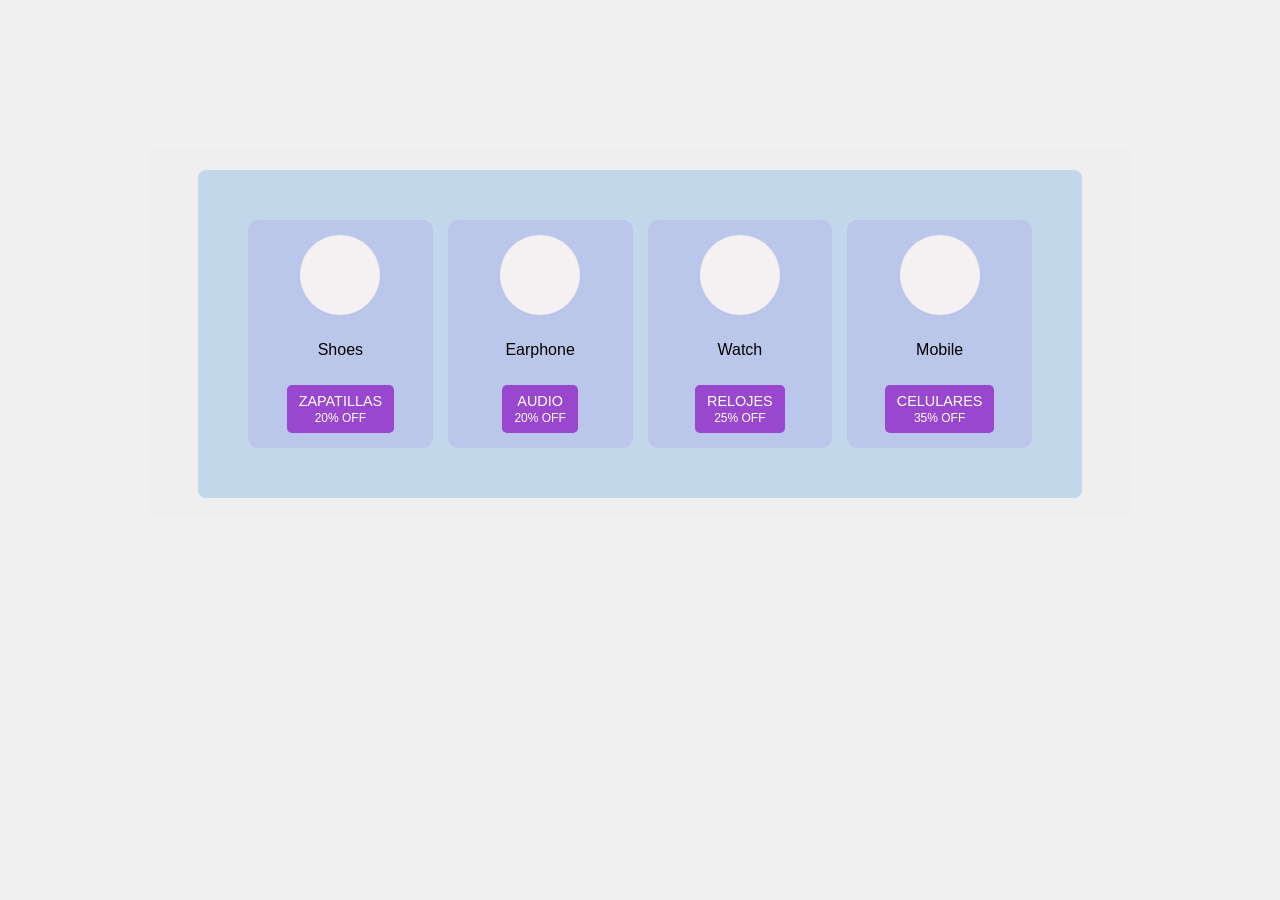
<file: clase4/Clase4.html>
<!DOCTYPE html>
<html lang="es">
<head>
    <meta charset="UTF-8">
    <meta name="viewport" content="width=device-width, initial-scale=1.0">
    <title>Clase 4</title>
    <link rel="stylesheet" href="Style4.css">
</head>
<body>

    <section class="contenedor">
        <section class="tarjetas">

            <div class="contenido">
                <div class="circulo"></div>
                <p>Shoes</p>
                <a href="tarjetas.html" class="btn">ZAPATILLAS<br><small>20% OFF</small></a>
            </div>

            <div class="contenido">
                <div class="circulo"></div>
                <p>Earphone</p>
                <a href="tarjetas.html" class="btn">AUDIO<br><small>20% OFF</small></a>
            </div>

            <div class="contenido">
                <div class="circulo"></div>
                <p>Watch</p>
                <a href="tarjetas.html" class="btn">RELOJES<br><small>25% OFF</small></a>
            </div>

            <div class="contenido">
                <div class="circulo"></div>
                <p>Mobile</p>
                <a href="tarjetas.html" class="btn">CELULARES<br><small>35% OFF</small></a>
            </div>

        </section>
    </section>

</body>
</html>
</file>
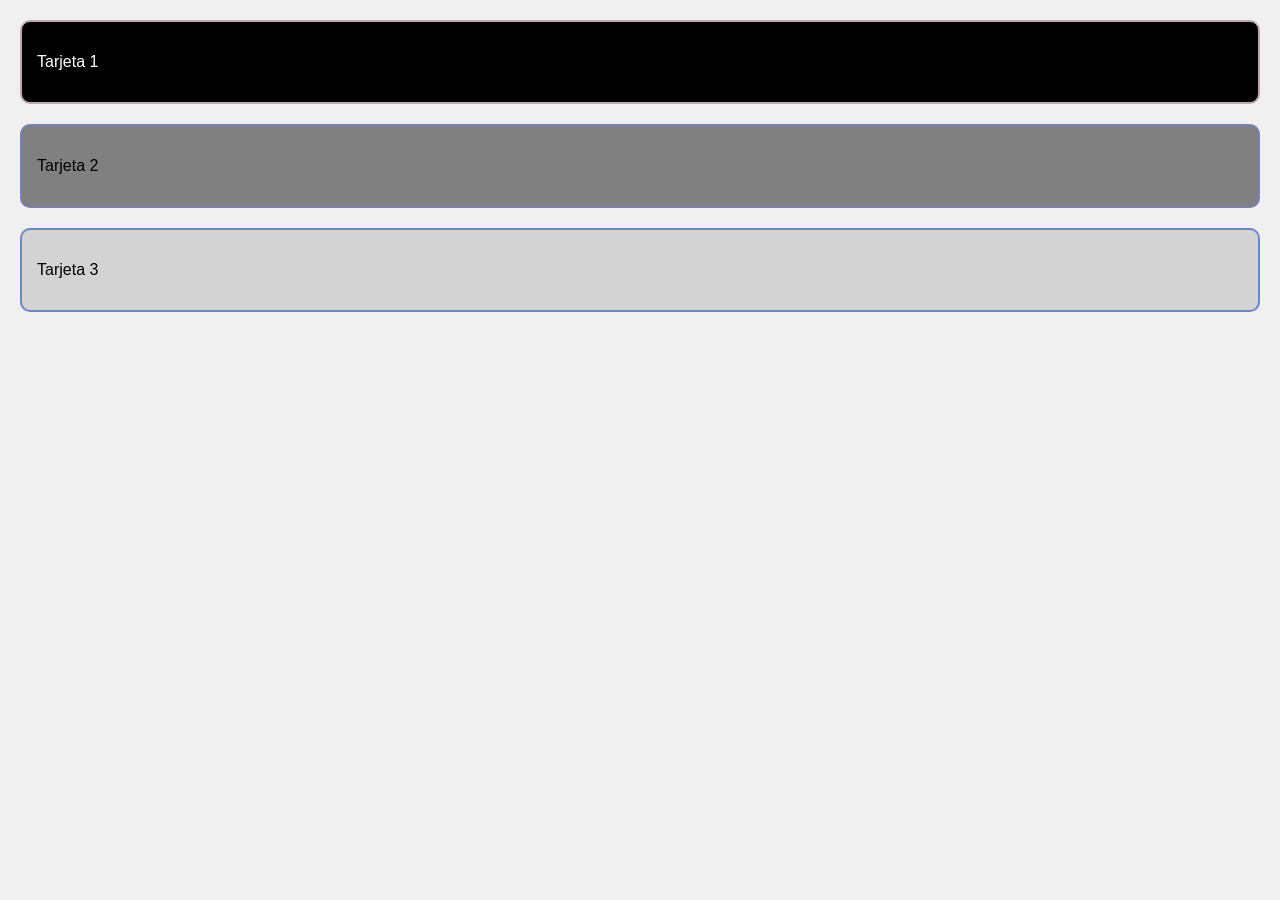
<file: claseTarjetas/Tarjetas.html>
<!DOCTYPE html>
<html lang="en">

<head>          
    <meta charset="UTF-8">
    <meta http-equiv="X-UA-Compatible" content="IE=edge">
    <meta name="viewport" content="width=device-width, initial-scale=1.0">
    <title>TP1</title>
    <link rel="stylesheet" href="style.css">
</head>

<body>
    <div class="tarjeta1">
        <p>Tarjeta 1</p>
    </div>
    <div class="tarjeta2">
        <p>Tarjeta 2</p>
    </div>
    <div class="tarjeta3">
        <p>Tarjeta 3</p>    
    </div>

</html>
</file>
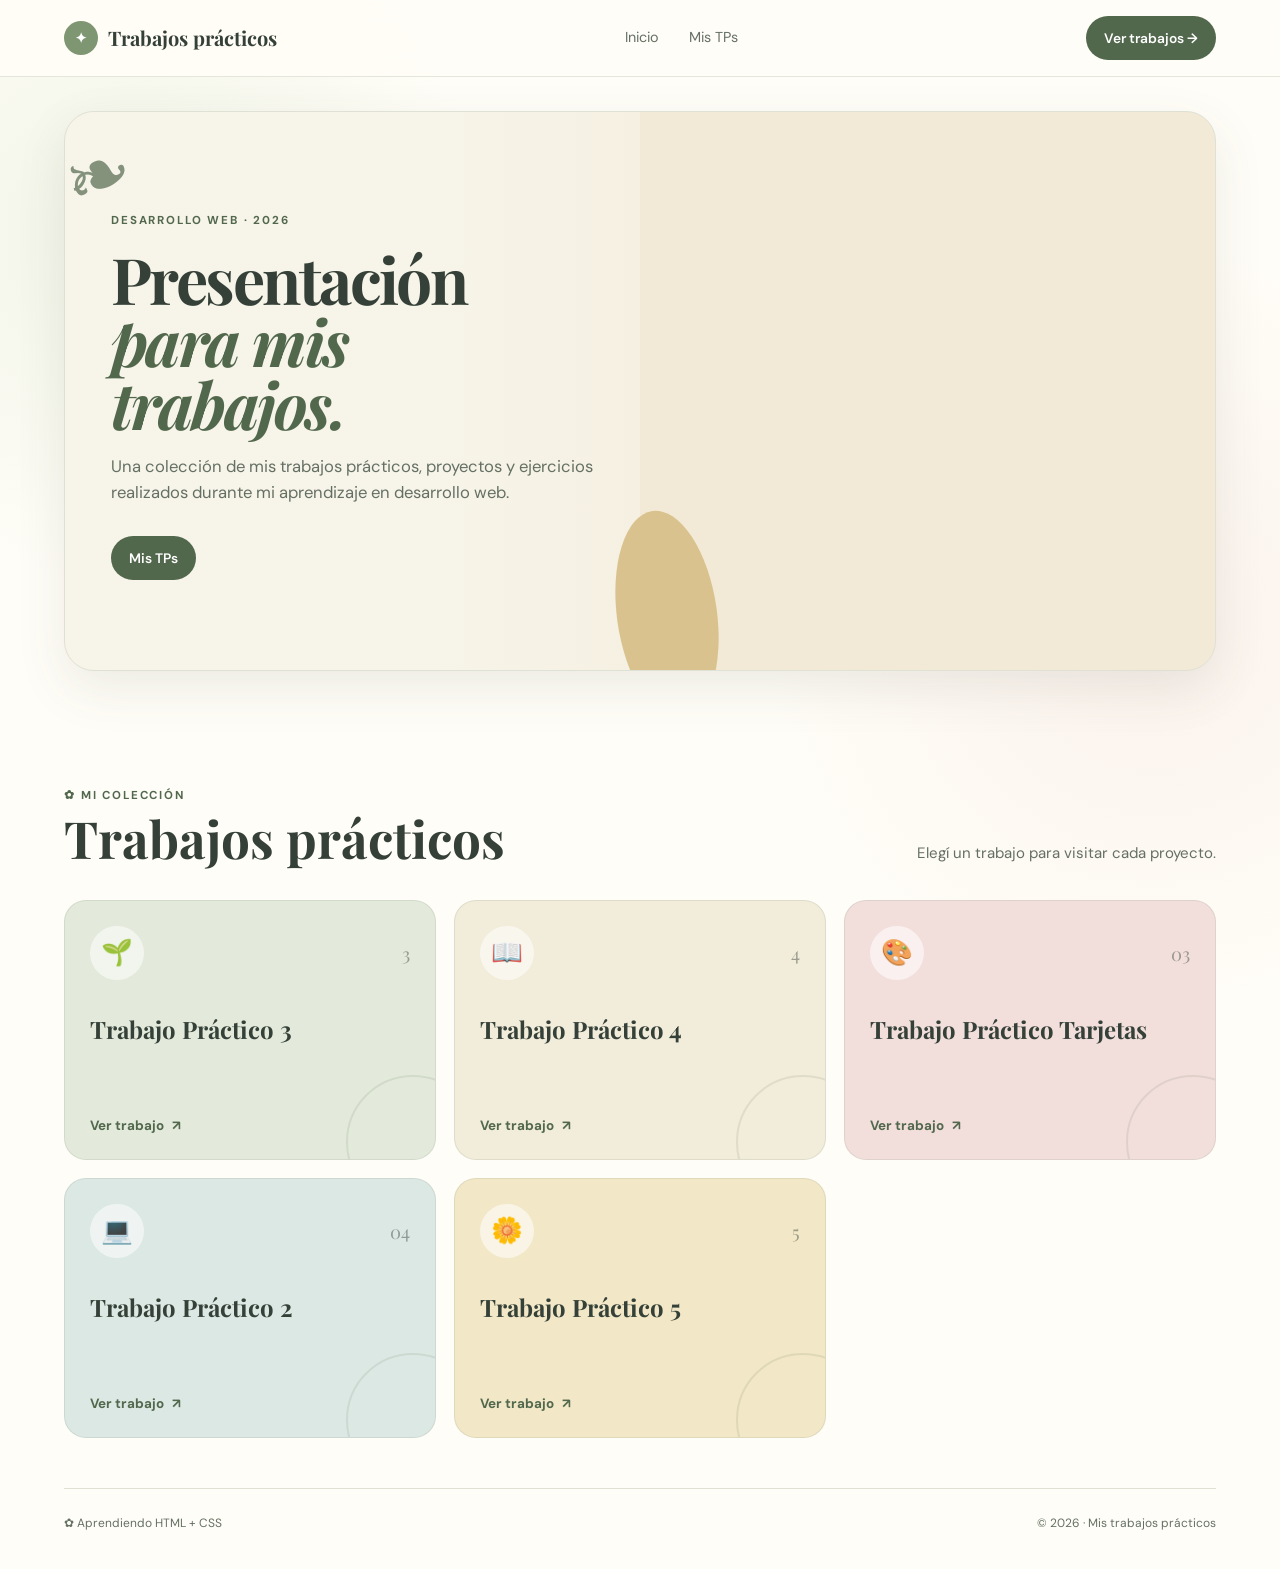
<file: ppppp/Mipag.html>
<!DOCTYPE html>
<html lang="es">
<head>
    <meta charset="UTF-8">
    <meta name="viewport" content="width=device-width, initial-scale=1.0">
    <meta name="description" content="Landing page personal con acceso a mis trabajos prácticos.">
    <title>Milagros Chaile | TPs</title>


    <link rel="stylesheet" href="style.css">
</head>
<body>


    <nav class="navbar">
        <div class="nav-container">
            <a href="#inicio" class="logo">
                <span class="logo-mark">✦</span>
                <span>Trabajos prácticos</span>
            </a>

            <div class="nav-links">
                <a href="#inicio">Inicio</a>
                <a href="#trabajos">Mis TPs</a>
            </div>

            <a href="#trabajos" class="nav-button">Ver trabajos →</a>
        </div>
    </nav>

    <main>

        <header id="inicio" class="hero">
            <div class="hero-decoration leaf-one">❧</div>
            <div class="hero-decoration leaf-two">❧</div>

            <div class="hero-content">
                <span class="eyebrow">DESARROLLO WEB · 2026</span>

                <h1>
                    Presentación 
                    <span>para mis trabajos.</span>
                </h1>

                <p>
                    Una colección de mis trabajos prácticos, proyectos y ejercicios
                    realizados durante mi aprendizaje en desarrollo web.
                </p>

                <div class="hero-actions">
                    <a href="#trabajos" class="primary-button"> Mis TPs</a>
                </div>
            </div>

            <div class="hero-illustration" aria-hidden="true">
                <div class="sun"></div>
                <div class="hill hill-back"></div>
                <div class="hill hill-front"></div>
                <div class="tree tree-left"></div>
                <div class="tree tree-right"></div>
                <div class="house">
                    <div class="house-roof"></div>
                    <div class="house-body">
                        <div class="window"></div>
                        <div class="door"></div>
                    </div>
                </div>
                <div class="path"></div>
                <span class="cloud cloud-one"></span>
                <span class="cloud cloud-two"></span>
            </div>
        </header>

        <section id="trabajos" class="section works-section">
            <div class="section-heading">
                <div>
                    <span class="section-kicker">✿ MI COLECCIÓN</span>
                    <h2>Trabajos prácticos</h2>
                </div>
                <p>
                    Elegí un trabajo para visitar cada proyecto.
                </p>
            </div>

            <div class="works-grid">

                <a href="../TP3/tarea3.html" class="work-card card-green">
                    <div class="card-top">
                        <span class="work-icon">🌱</span>
                        <span class="card-number">3</span>
                    </div>
                    <h3>Trabajo Práctico 3</h3>
                    <span class="card-link">Ver trabajo <b>↗</b></span>
                </a>

                <a href="../TP4clase7/Tp4.html" class="work-card card-cream">
                    <div class="card-top">
                        <span class="work-icon">📖</span>
                        <span class="card-number">4</span>
                    </div>
                    <h3>Trabajo Práctico 4</h3>
                    <span class="card-link">Ver trabajo <b>↗</b></span>
                </a>

                <a href="../claseTarjetas/Tarjetas.html" class="work-card card-pink">
                    <div class="card-top">
                        <span class="work-icon">🎨</span>
                        <span class="card-number">03</span>
                    </div>
                    <h3>Trabajo Práctico Tarjetas</h3>
                    <span class="card-link">Ver trabajo <b>↗</b></span>
                </a>

                <a href="../clase6/Tp2.html" class="work-card card-blue">
                    <div class="card-top">
                        <span class="work-icon">💻</span>
                        <span class="card-number">04</span>
                    </div>
                    <h3>Trabajo Práctico 2</h3>
                    <span class="card-link">Ver trabajo <b>↗</b></span>
                </a>

                <a href="../clase4/Clase4.html" class="work-card card-yellow">
                    <div class="card-top">
                        <span class="work-icon">🌼</span>
                        <span class="card-number">5</span>
                    </div>
                    <h3>Trabajo Práctico 5</h3>
                    <span class="card-link">Ver trabajo <b>↗</b></span>
                </a>

            </div>
        </section>


    </main>

    <footer class="footer">
        <span>✿ Aprendiendo HTML + CSS</span>
        <span>© 2026 · Mis trabajos prácticos</span>
    </footer>

</body>
</html>
</file>
<file: clase4/Style4.css>
body {
    background-color: #f0f0f0;
    font-family: Arial, sans-serif;
    margin: 0;
    padding: 0;
}

.contenedor {
    background-color: #efeeee;
    display: flex;
    flex-direction: column;
    align-items: center;
    justify-content: center;
    margin: 150px;
}

.tarjetas {
    background-color: #c2d7e9;
    margin: 20px;
    width: 80%;
    padding: 50px; 
    display: flex;
    gap: 15px;
    justify-content: center;
    align-items: stretch; 
    border-radius: 8px;
}

.contenido {
    
    width: 75%; 
    height: auto; 
    background-color: #bbc7ea; 
    padding: 15px;
    display: flex; 
    flex-direction: column;
    align-items: center;
    justify-content: space-between;
    text-align: center;
    border-radius: 10px;
} 

.circulo {
    width: 80px;  
    height: 80px;
    border-radius: 50%;
    background-color: #f5f1f2;
    display: flex;
    align-items: center;
    justify-content: center;
    margin-bottom: 10px;
}


.btn {
    text-decoration: none;
    background-color: #9847ce;
    color: #fff;
    padding: 8px 12px;
    border-radius: 5px;
    margin-top: 10px;
    font-size: 0.9rem;
}
</file>
<file: claseTarjetas/style.css>
body{
    background-color: #f0f0f0;
    font-family: sans-serif;
    margin: 0;
    padding: 0;

}



.tarjeta1{
    background-color: black; 
    border:2px solid #c0a9b0; 
    padding:15px;
    margin:20px;
    color:white;
    border-radius: 10px;

}

.tarjeta2{
    background-color: gray; 
    border:2px solid #7880b5; 
    padding:15px; 
    margin:20px; 
    border-radius: 10px;
}

.tarjeta3{
    background-color: lightgray; 
    border:2px solid #6987C9; 
    padding:15px; 
    margin:20px;
    border-radius: 10px;
}
</file>
<file: ppppp/style.css>
@import url('https://fonts.googleapis.com/css2?family=DM+Sans:wght@400;500;600;700&family=Playfair+Display:wght@500;600;700&display=swap');

:root {
    --ink: #354138;
    --ink-soft: #657064;
    --green: #7e9672;
    --green-dark: #52684d;
    --green-light: #dfe8d6;
    --cream: #f7f4e9;
    --paper: #fffdf7;
    --pink: #f3dfdc;
    --pink-dark: #b9827a;
    --yellow: #f1e7c9;
    --blue: #dce8e4;
    --lavender: #e5e0eb;
    --line: #dfe1d5;
    --shadow: 0 18px 50px rgba(69, 79, 62, .10);
    --radius: 22px;
}

* {
    box-sizing: border-box;
    margin: 0;
    padding: 0;
}

html {
    scroll-behavior: smooth;
}

body {
    min-height: 100vh;
    color: var(--ink);
    background:
        radial-gradient(circle at 10% 15%, rgba(222, 232, 211, .45), transparent 22rem),
        radial-gradient(circle at 90% 40%, rgba(244, 224, 219, .38), transparent 24rem),
        var(--paper);
    font-family: "DM Sans", Arial, sans-serif;
    line-height: 1.6;
}

a {
    color: inherit;
    text-decoration: none;
}

::selection {
    background: var(--green-light);
    color: var(--green-dark);
}


.navbar {
    position: sticky;
    top: 0;
    z-index: 100;
    padding: 16px 5%;
    border-bottom: 1px solid rgba(223, 225, 213, .8);
    background: rgba(255, 253, 247, .90);
    backdrop-filter: blur(14px);
}

.nav-container {
    width: min(1180px, 100%);
    margin: auto;
    display: flex;
    align-items: center;
    justify-content: space-between;
    gap: 30px;
}

.logo {
    display: flex;
    align-items: center;
    gap: 10px;
    font-family: "Playfair Display", Georgia, serif;
    font-size: 1.25rem;
    font-weight: 700;
}

.logo-mark {
    width: 34px;
    height: 34px;
    display: grid;
    place-items: center;
    border-radius: 50%;
    color: white;
    background: var(--green);
    font-size: .9rem;
}

.nav-links {
    display: flex;
    align-items: center;
    gap: 30px;
    font-size: .9rem;
    color: var(--ink-soft);
}

.nav-links a {
    transition: color .2s ease;
}

.nav-links a:hover {
    color: var(--green-dark);
}

.nav-button,
.primary-button {
    padding: 11px 18px;
    border-radius: 999px;
    color: white;
    background: var(--green-dark);
    font-size: .86rem;
    font-weight: 600;
    transition: transform .2s ease, box-shadow .2s ease;
}

.nav-button:hover,
.primary-button:hover {
    transform: translateY(-2px);
    box-shadow: 0 10px 24px rgba(82, 104, 77, .20);
}


.hero {
    width: min(1180px, 90%);
    min-height: 560px;
    margin: 34px auto 0;
    position: relative;
    display: grid;
    grid-template-columns: 1fr 1fr;
    overflow: hidden;
    border: 1px solid var(--line);
    border-radius: 30px;
    background: #f2ead6;
    box-shadow: var(--shadow);
}

.hero-content {
    position: relative;
    z-index: 3;
    padding: 80px 8% 70px;
    display: flex;
    flex-direction: column;
    justify-content: center;
    background:
        linear-gradient(90deg, rgba(247,244,233,.98) 65%, rgba(247,244,233,.62));
}

.eyebrow,
.section-kicker {
    color: var(--green-dark);
    font-size: .72rem;
    font-weight: 700;
    letter-spacing: .16em;
}

.hero h1 {
    max-width: 600px;
    margin: 17px 0;
    font-family: "Playfair Display", Georgia, serif;
    font-size: clamp(3rem, 5vw, 5.2rem);
    line-height: .98;
    letter-spacing: -.04em;
}

.hero h1 span {
    display: block;
    color: var(--green-dark);
    font-style: italic;
}

.hero p {
    max-width: 500px;
    color: var(--ink-soft);
    font-size: 1.04rem;
}

.hero-actions {
    display: flex;
    align-items: center;
    gap: 18px;
    margin-top: 30px;
}

.secondary-button {
    color: var(--green-dark);
    font-size: .9rem;
    font-weight: 600;
}

.hero-decoration {
    position: absolute;
    z-index: 4;
    color: rgba(82, 104, 77, .45);
    font-size: 5rem;
    transform: rotate(-20deg);
}


.hero-illustration {
    width: 45%;
    display: flex;
    justify-content: center;
    align-items: center;
}

.hero-illustration img {
    width: 100%;
    max-width: 500px;
    height: auto;
    display: block;
    border-radius: 25px;
    object-fit: cover;
}

.path {
    position: absolute;
    z-index: 4;
    bottom: -50px;
    left: 48%;
    width: 100px;
    height: 210px;
    border-radius: 50%;
    background: #d9c28d;
    transform: rotate(-8deg);
}


.section{ width: min(1180px, 90%);
    margin: 110px auto 0;
}

.section-heading {
    display: flex;
    justify-content: space-between;
    align-items: end;
    gap: 40px;
    margin-bottom: 35px;
}

.section-heading h2,
.about-content h2,
.contact-content h2 {
    margin-top: 5px;
    font-family: "Playfair Display", Georgia, serif;
    font-size: clamp(2.1rem, 4vw, 3.3rem);
    line-height: 1.05;
}

.section-heading p {
    max-width: 470px;
    color: var(--ink-soft);
    font-size: .94rem;
}

.works-grid {
    display: grid;
    grid-template-columns: repeat(3, 1fr);
    gap: 18px;
}

.work-card {
    min-height: 260px;
    position: relative;
    padding: 25px;
    overflow: hidden;
    border: 1px solid rgba(110, 125, 105, .14);
    border-radius: var(--radius);
    transition: transform .25s ease, box-shadow .25s ease;
}

.work-card::after {
    content: "";
    position: absolute;
    width: 130px;
    height: 130px;
    right: -45px;
    bottom: -50px;
    border: 2px solid rgba(82, 104, 77, .12);
    border-radius: 50%;
}

.work-card:hover {
    transform: translateY(-7px) rotate(-.4deg);
    box-shadow: var(--shadow);
}

.card-green { background: #e3eadb; }
.card-cream { background: #f2ecda; }
.card-pink { background: #f2dfdc; }
.card-blue { background: #dce8e4; }
.card-yellow { background: #f2e7c7; }
.card-lavender { background: #e6e1ea; }

.card-top {
    display: flex;
    justify-content: space-between;
    align-items: center;
}

.work-icon {
    width: 54px;
    height: 54px;
    display: grid;
    place-items: center;
    border-radius: 50%;
    background: rgba(255, 255, 255, .55);
    font-size: 1.6rem;
}

.card-number {
    color: rgba(53, 65, 56, .45);
    font-family: "Playfair Display", Georgia, serif;
    font-size: 1.15rem;
}

.work-card h3 {
    margin-top: 30px;
    font-family: "Playfair Display", Georgia, serif;
    font-size: 1.5rem;
}

.work-card p {
    max-width: 290px;
    margin-top: 7px;
    color: var(--ink-soft);
    font-size: .88rem;
}

.card-link {
    position: absolute;
    bottom: 23px;
    left: 25px;
    color: var(--green-dark);
    font-size: .84rem;
    font-weight: 700;
}

.card-link b {
    margin-left: 5px;
}

.about-card {
    display: grid;
    grid-template-columns: .9fr 1.1fr;
    overflow: hidden;
    border: 1px solid var(--line);
    border-radius: 28px;
    background: var(--green-light);
}

.about-illustration {
    position: relative;
    min-height: 390px;
    overflow: hidden;
    background: linear-gradient(#d9e4d0 0 58%, #9bae87 58%);
}

.about-sun {
    position: absolute;
    top: 45px;
    right: 20%;
    color: #caa95d;
    font-size: 3rem;
}

.about-window {
    position: absolute;
    bottom: 0;
    left: 18%;
    width: 62%;
    height: 72%;
    border: 16px solid #8b745c;
    border-bottom: 0;
    background: #b9d1cc;
}

.window-sky {
    position: absolute;
    inset: 0 0 42%;
    background: #b8d3cc;
}

.window-ground {
    position: absolute;
    inset: 58% 0 0;
    background: #91a67e;
}

.window-tree {
    position: absolute;
    bottom: 30%;
    left: 35%;
    width: 22px;
    height: 110px;
    background: #725e4a;
}

.window-tree::before {
    content: "";
    position: absolute;
    width: 100px;
    height: 100px;
    left: -40px;
    top: -65px;
    border-radius: 50%;
    background: #587855;
    box-shadow: 45px 25px 0 #6b8a5d;
}

.about-plant {
    position: absolute;
    z-index: 5;
    color: #587355;
    font-size: 5rem;
}

.plant-a {
    bottom: 35px;
    left: 4%;
}

.plant-b {
    bottom: 20px;
    right: 4%;
    transform: rotate(100deg);
}

.about-content {
    padding: 60px;
    display: flex;
    flex-direction: column;
    justify-content: center;
}

.about-content p {
    max-width: 570px;
    margin-top: 22px;
    color: var(--ink-soft);
}

.mini-stats {
    display: flex;
    gap: 45px;
    margin-top: 35px;
}

.mini-stats div {
    display: flex;
    flex-direction: column;
}

.mini-stats strong {
    font-family: "Playfair Display", Georgia, serif;
    font-size: 1.5rem;
}

.mini-stats span {
    color: var(--ink-soft);
    font-size: .75rem;
}

.footer {
    width: min(1180px, 90%);
    margin: 50px auto 0;
    padding: 25px 0 35px;
    display: flex;
    justify-content: space-between;
    gap: 20px;
    border-top: 1px solid var(--line);
    color: var(--ink-soft);
    font-size: .75rem;
}
</file>
